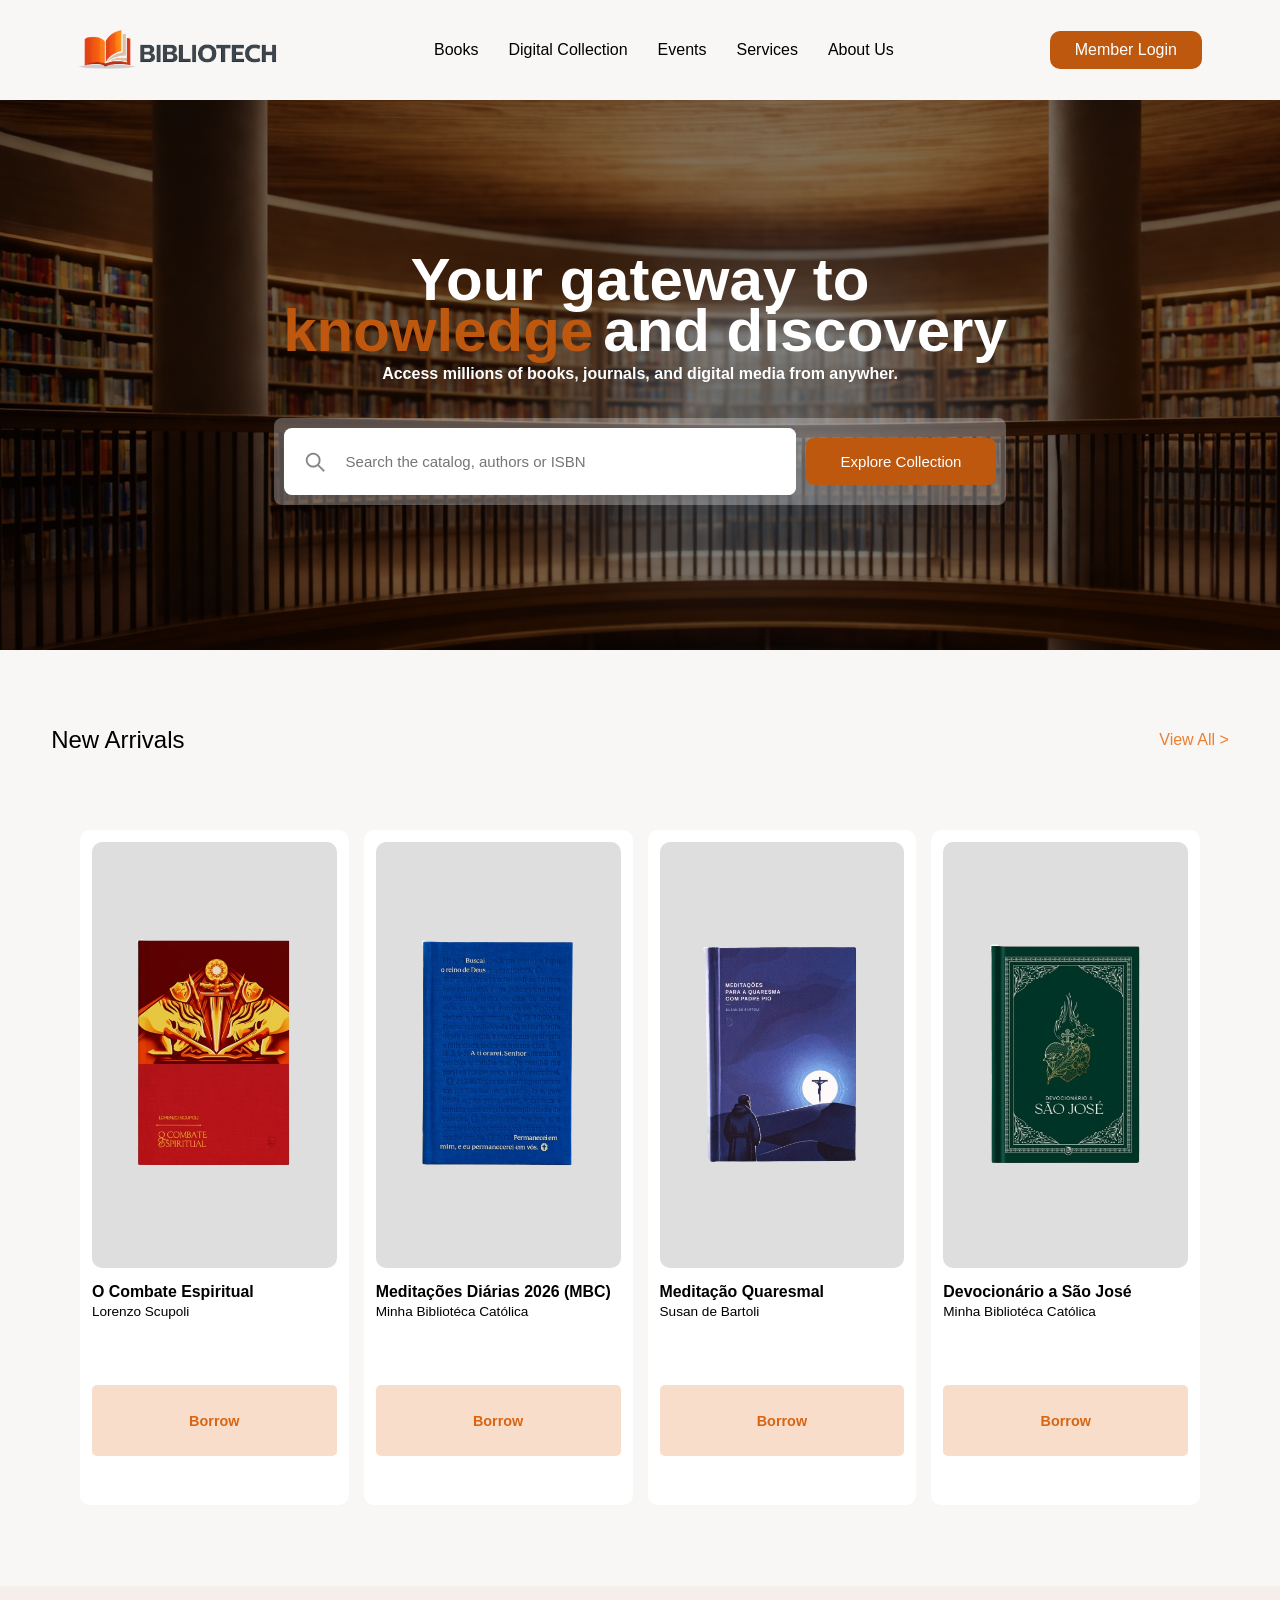
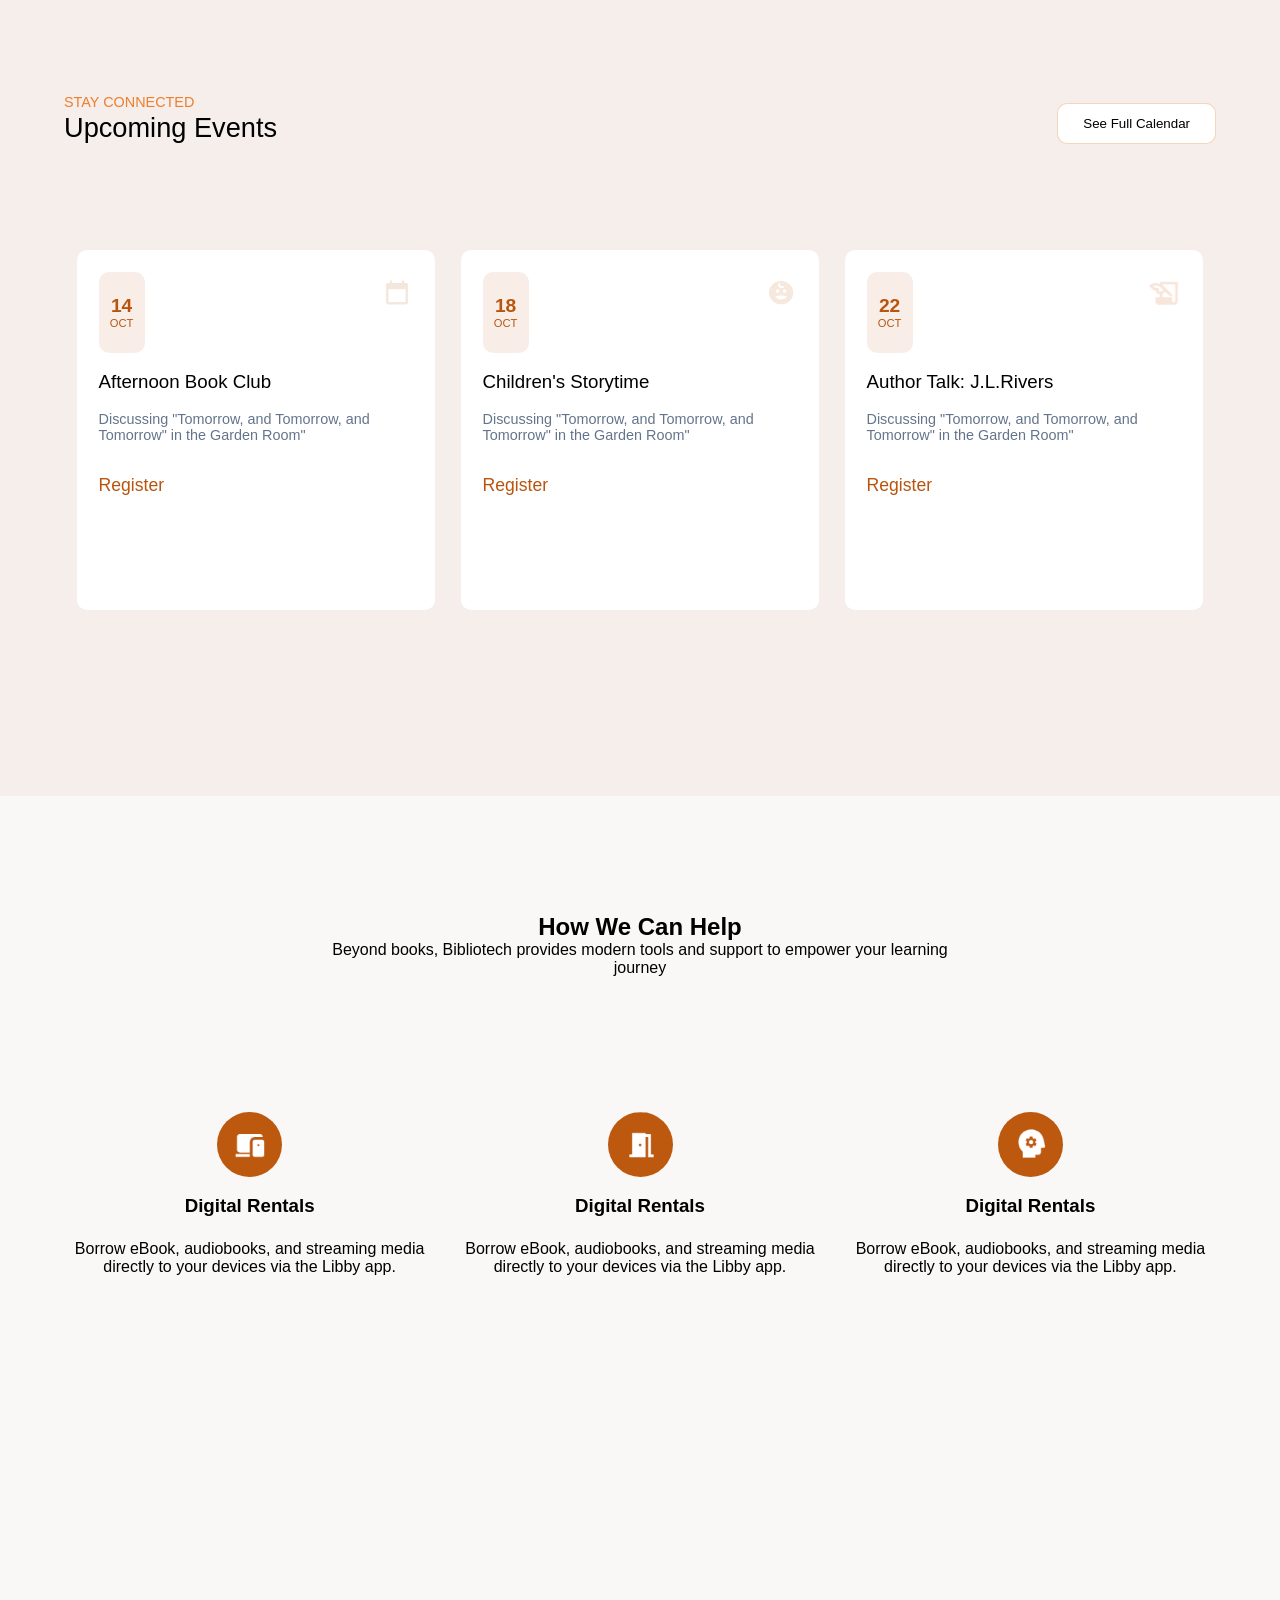
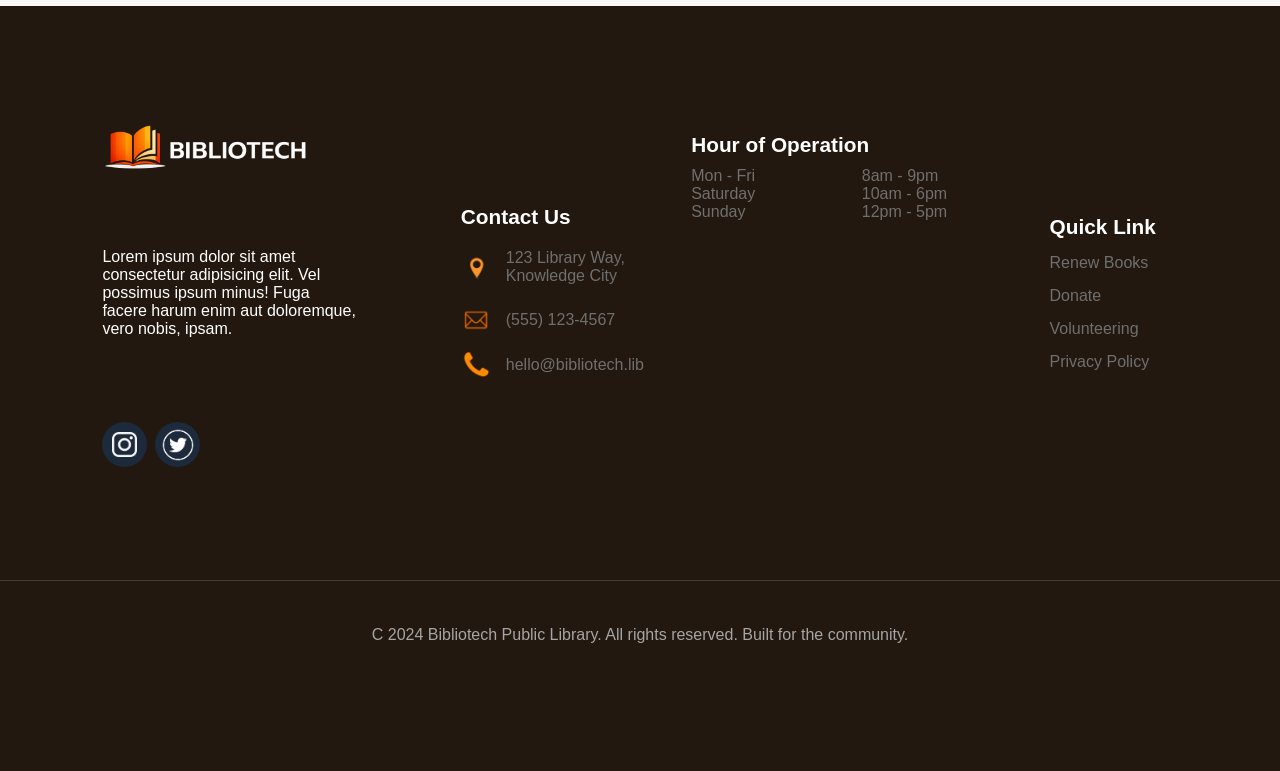
<file: BIBLIOTECA TECH - Landing Page/index.html>
<!DOCTYPE html>
<html lang="pt-br">
<head>
    <meta charset="UTF-8">
    <meta name="viewport" content="width=device-width, initial-scale=1.0">
    <title>BiblioTech</title>
    <link rel="stylesheet" href="css/style.css">
</head>
<body>

    <header>
        <img src="img/logo.png" alt="" class="logoBiblio"> 

        <ul>
            <li>Books</li>
            <li>Digital Collection</li>
            <li>Events</li>
            <li>Services</li>
            <li>About Us</li>
        </ul>

        <button>Member Login</button>
    </header>

    <main class="pg1">

        <h1 class="firstH1">Your gateway to</h1>
        <h1><span class="textoLaranja">knowledge</span> and discovery</h1>
        <h4>Access millions of books, journals, and digital media from anywher.</h4>

        <section class="boxSearch">
            <section class="barraFalsa">
                <img src="img/lupa.png" alt="Lupa" class="lupa">
                <input type="text" placeholder="Search the catalog, authors or ISBN" class="barraPesquisa">
            </section>
            <button>Explore Collection</button>
        </section>

    </main>
    <main class="pg2">

        <section class="topoTextos">
            <h2>New Arrivals</h2>
            <p>View All ></p>
        </section>

        <section class="cards">

            <div class="card">
                <section class="imagemLivro">
                    <div class="imagemNoMeio">
                        <img src="img/l1.png" alt="">
                    </div>
                </section>
                <h3>O Combate Espiritual</h3>
                <p>Lorenzo Scupoli</p>
                <section class="areaBotaoCard">
                    <button>Borrow</button>
                </section>
            </div>

            <div class="card">
                <section class="imagemLivro">
                    <div class="imagemNoMeio">
                        <img src="img/l2.png" alt="">
                    </div>
                </section>
                <h3>Meditações Diárias 2026 (MBC)</h3>
                <p>Minha Bibliotéca Católica</p>
                <section class="areaBotaoCard">
                    <button>Borrow</button>
                </section>
            </div>

            <div class="card">
                <section class="imagemLivro">
                    <div class="imagemNoMeio">
                        <img src="img/l3.png" alt="">
                    </div>
                </section>
                <h3>Meditação Quaresmal</h3>
                <p>Susan de Bartoli</p>
                <section class="areaBotaoCard">
                    <button>Borrow</button>
                </section>
            </div>

            <div class="card">
                <section class="imagemLivro">
                    <div class="imagemNoMeio">
                        <img src="img/l4.png" alt="">
                    </div>
                </section>
                <h3>Devocionário a São José</h3>
                <p>Minha Bibliotéca Católica</p>
                <section class="areaBotaoCard">
                    <button>Borrow</button>
                </section>
            </div>

        </section>

    </main>

    <main class="pg3">
        <section class="topoPg3">
            <section class="esqTopoPg3">
                <p>STAY CONNECTED</p>
                <h2>Upcoming Events</h2>
            </section>
            <button class="seeFull">See Full Calendar</button>
        </section>
        <section class="boxCalendario">

            <div class="cardCalend">
                <section class="topoCardCalend">
                    <div class="calendarinho">
                        <h2>14</h2>
                        <p>OCT</p>
                    </div>

                    <div class="icone" id="icone1"></div>
                </section>

                <h3>Afternoon Book Club</h3>
                <p class="textinho">Discussing "Tomorrow, and Tomorrow, and Tomorrow" in the Garden Room"</p>

                <h3 class="register">Register</h3>

            </div>

            <div class="cardCalend">
                <section class="topoCardCalend">
                    <div class="calendarinho">
                        <h2>18</h2>
                        <p>OCT</p>
                    </div>

                    <div class="icone" id="icone2"></div>
                </section>

                <h3>Children's Storytime</h3>
                <p class="textinho">Discussing "Tomorrow, and Tomorrow, and Tomorrow" in the Garden Room"</p>

                <h3 class="register">Register</h3>

            </div>

            <div class="cardCalend">
                <section class="topoCardCalend">
                    <div class="calendarinho">
                        <h2>22</h2>
                        <p>OCT</p>
                    </div>

                    <div class="icone" id="icone3"></div>
                </section>

                <h3>Author Talk: J.L.Rivers</h3>
                <p class="textinho">Discussing "Tomorrow, and Tomorrow, and Tomorrow" in the Garden Room"</p>

                <h3 class="register">Register</h3>

            </div>

        </section>

    </main>

    <main class="pg4">
        <section class="topoPg4">
            <h1>How We Can Help</h1>
            <p>Beyond books, Bibliotech provides modern tools and support to empower your learning journey</p>
        </section>
        <section class="boxPg3">

            <div class="cardPg3">
                <div class="imagemIcone" id="imi1"></div>
                <h3>Digital Rentals</h3>
                <p>Borrow eBook, audiobooks, and streaming media directly to your devices via the Libby app.</p>
            </div>

            <div class="cardPg3">
                <div class="imagemIcone" id="imi2"></div>
                <h3>Digital Rentals</h3>
                <p>Borrow eBook, audiobooks, and streaming media directly to your devices via the Libby app.</p>
            </div>

            <div class="cardPg3">
                <div class="imagemIcone" id="imi3"></div>
                <h3>Digital Rentals</h3>
                <p>Borrow eBook, audiobooks, and streaming media directly to your devices via the Libby app.</p>
            </div>
            
        </section>


    </main>

    <main class="pg5">

        <section class="pg5Cima">

            <section class="topicosPg5" id="t1">

                <div class="imagemBiblio"><img src="img/logoBranca.png" alt=""></div>
                <div class="textoT1">Lorem ipsum dolor sit amet consectetur adipisicing elit. Vel possimus ipsum minus! Fuga facere harum enim aut doloremque, vero nobis, ipsam.</div>
                <div class="iconesT1">
                    <div class="bolinhaIcone"><img src="img/img.png" alt="" id="ii"></div>
                    <div class="bolinhaIcone2"><img src="img/tt.png" alt="" id="tt"></div>
                </div>

            </section>

            <section class="topicosPg5" id="t2">
                <b>Contact Us</b>
                <div><img src="img/loc.png" alt=""><p>123 Library Way, Knowledge City</p></div>
                <div><img src="img/email.png" alt=""><p>(555) 123-4567</p></div>
                <div><img src="img/image.png" alt=""><p>hello@bibliotech.lib</p></div>
            </section>

            <section class="topicosPg5" id="t3">
                <b>Hour of Operation</b>
                <div id="box">
                    <div>
                        <p>Mon - Fri</p>
                        <p>Saturday</p>
                        <p>Sunday</p>
                    </div>
                    <div>
                        <p>8am - 9pm</p>
                        <p>10am - 6pm</p>
                        <p>12pm - 5pm</p>
                    </div>
                </div>
            </section>
            
            <section class="topicosPg5" id="t4">
                <b>Quick Link</b>
                <p>Renew Books</p>
                <p>Donate</p>
                <p>Volunteering</p>
                <p>Privacy Policy</p>
            </section>

        </section>




        <section class="pg5Baixo">
            <p>C 2024 Bibliotech Public Library. All rights reserved. Built for the community.</p>
        </section>
        
    </main>










    <!--
    <div class="Links">

        <div class="left">
            <img src="/assets/logo.png" alt="logo">
            <p>Lorem ipsum dolor sit, amet consectetur adipisicing elit. Eaque corporis officia iure similique tenetur
                dignissimos autem fuga sint excepturi.</p>
            <div class="redes">
                <img src="/assets/instagram.png" alt=" instagram">
                <img src="/assets/instagram.png" alt=" instagram">
            </div>

        </div>

        <div class="Contact">
            <h3>Contact Us:</h3>
            <div class="loc">
                <img src="/assets/icon.png" alt="">
                <p>123 libary Way knowledge city</p>
            </div>
            <div class="loc">
                <img src="/assets/icon.png" alt="">
                <p>(565) 123-4676</p>
            </div>
            <div class="loc">
                <img src="/assets/icon.png" alt="">
                <p>hello@Bibliotech.io</p>
            </div>

        </div>

        <div class="Contact">
            <h3>Hours of Operation</h3>
            <div class="opr">
                <p>Mon-Fri</p>
                <p>8am - 9pm</p>
            </div>
            <div class="opr">
                <p>Saturday</p>
                <p>10am - 6pm</p>
            </div>
            <div class="opr">
                <p>Sunday</p>
                <p>12pm - 5pm</p>
            </div>

        </div>

        <div class="Contact">
            <h3> Quick Links</h3>
            <p>Review Blocks</p>
            <p>Donate</p>
            <p>Voluntaring</p>
            <p>Privacy Policy</p>
        </div>


    </div>

    <footer>
        @2024BibliotechPublicLibary Al rights reserved But it for the community
    </footer>
-->

</body>
</html>
</file>
<file: BIBLIOTECA TECH - Landing Page/css/style.css>
* {
    margin: 0;
    padding: 0;
    box-sizing: border-box;
}

body{
    font-family: 'Segoe UI', Tahoma, Geneva, Verdana, sans-serif;
    background: linear-gradient(rgba(0, 0, 0, 0.50), rgba(0, 0, 0, 0.50)), url(../img/fundo.png);
}




/* ------------- Primeira página --------------- */

header{
    background-color: #f8f7f5;
    display: flex;
    justify-content: space-around;
    align-items: center;
    height: 100px;
}

header img{
    width: 200px;
}

ul{
    display: flex;
    list-style: none;
    justify-content: space-between;
    align-items: center;
    gap: 30px;
}

header button{
    padding: 10px 25px;
    background-color: #be580f;
    border-radius: 10px;
    border: none;
    font-size: medium;
    color: white;
}

.pg1{
    height: 550px;
    display: flex;
    justify-content: center;
    align-items: center;
    flex-direction: column;
    color: white;
}

.pg1 h1{
    display: flex;
    justify-content: center;
    text-align: center;
    font-size: 60px;
}

.textoLaranja{
    margin-inline: 10px;
    color: #be580f;
}

.boxSearch{
    margin-top: 35px;
    display: flex;
    justify-content: center;
    align-items: center;
    background-color: rgba(255, 255, 255, 0.288);
    border-radius: 8px;
    padding: 10px;
    gap: 10px;
}

.barraPesquisa{
    padding: 25px 25px 25px 0px;
    width: 450px;
    border: none;
    border-radius: 8px;
    font-size: 15px;
}

.lupa{
    width: 22px;
    margin-inline: 20px;
}

.boxSearch button{
    background-color: #be580f;
    color: white;
    padding: 15px 35px;
    border: none;
    border-radius: 8px;
    font-size: 15px;
}

.barraFalsa{
    background-color: white;
    border-radius: 8px;
    display: flex;
    justify-content: center;
    align-items: center;
}

button:hover{
    background-color: #ec7e2f;
    cursor: pointer;
}

.firstH1{
    margin-bottom: -18px;
}





/* ------------- Segunda página -------------- */

.pg2{
    background-color: #F8F7F6;
    height: 104vh;
    display: flex;
    flex-direction: column;
}

.topoTextos{
    display: flex;
    justify-content: space-between;
    align-items: center;
    height: 20vh;
    padding-inline: 4vw;
}

.topoTextos h2{
    font-weight: 500;
}

.topoTextos p{
    color: #ec7e2f;
    font-weight: 500;
}

.cards{
    display: flex;
    justify-content: center;
    gap: 15px;
    align-items: center;
}

.card{
    background-color: white;
    height: 75vh;
    width: 21vw;
    border-radius: 10px;
    padding: 12px 12px 8px 12px;
    display: flex;
    flex-direction: column;
    font-size: 0.85rem;
}

.imagemLivro{
    background-color: rgb(222, 222, 222);
    border-radius: 10px;
    width: 100%;
    height: 65%;
    display: flex;
    justify-content: center;
    align-items: center;
}

.card img{
    width: 10rem;
}

.card h3{
    margin-top: 15px;
    margin-bottom: 3px;
}

.areaBotaoCard{
    display: flex;
    justify-content: center;
    align-items: end;
    height: 21%;
}

.areaBotaoCard button{
    width: 100%;
    height: 52%;
    border-radius: 5px;
    border: none;
    background-color: #f7ddca;
    color: #d86513;
    font-size: 0.9rem;
    font-weight: 600;
}



/* ------------- Terceira página -------------- */

.pg3{
    height: 90vh;
    background-color: #F5EEEA;
}

.topoPg3{
    width: 100%;
    display: flex;
    justify-content: space-between;
    padding: 12vh 5vw 0 5vw;
    align-items: end;
}

.topoPg3 p{
    font-size: 0.9rem;
    margin-bottom: 2px;
    color: #ec7e2f;
}

.topoPg3 h2{
    font-size: 1.7rem;
    font-weight: 500;
}

.seeFull{
    padding: 12px 25px;
    background-color: white;
    border-radius: 10px;
    border: 1px solid #d8651346;
    font-weight: 500;
    color: black;
}

.boxCalendario{
    width: 100%;
    height: 63.5vh;
    display: flex;
    justify-content: center;
    align-items: center;
    flex-wrap: wrap;
    gap: 2vw;
}

.cardCalend{
    background-color: white;
    width: 28vw;
    height: 40vh;
    border-radius: 10px;
    padding: 1.7vw;
}

.topoCardCalend{
    display: flex;
    justify-content: space-between;
}

.calendarinho{
    background-color: #F8EEE7;
    color: #B7550F;
    width: 3.6vw;
    height: 9vh;
    display: flex;
    justify-content: center;
    align-items: center;
    flex-direction: column;
    border-radius: 10px;
    font-size: 0.8rem;
}

.calendarinho p{
    font-size: 0.7rem;
    font-weight: 500;
}

.icone{
    width: 2.5vw;
    height: 5vh;
}

#icone1{
    background-image: url(../img/calendIcon.png);
    background-position: center;
    background-size: 70px;
}

#icone2{
    background-image: url(../img/babyIcon.png);
    background-position: center;
    background-size: 70px;
}

#icone3{
    background-image: url(../img/latterIcon.png);
    background-position: center;
    background-size: 60px;
}

.textinho{
    font-size: 0.9rem;
    color: #64748B;
    margin-bottom: 3.6vh;
}

.cardCalend h2{
    font-weight: 700;
}

.cardCalend h3{
    margin-block: 2vh;
    font-weight: 500;
}

.register{
    color: #B7550F;
    font-size: 1.1rem;
}





.pg4{
    height: 90vh;
    background-color: #F9F8F7;
    display: flex;
    align-items: center;
    flex-direction: column;
}

.topoPg4{
    width: 50vw;
    display: flex;
    text-align: center;
    flex-direction: column;
    padding-top: 13vh;
    padding-bottom: 15vh;
}

.boxPg3{
    width: 90%;
    display: flex;
    justify-content: space-between;
}

.imagemIcone{
    width: 65px;
    height: 65px;
    border-radius: 100%;
}

#imi1{
    background-image: url(../img/pc3.png);
    background-position: center;
    background-size: 50px;
}

#imi2{
    background-image: url(../img/porta3.png);
    background-position: center;
    background-size: 50px;
}

#imi3{
    background-image: url(../img/ment3.png);
    background-position: center;
    background-size: 50px;
}

.cardPg3{
    width: 29vw;
    display: flex;
    flex-direction: column;
    align-items: center;
    text-align: center;
}

.cardPg3 h3{
    margin-top: 2vh;
    margin-bottom: 2.5vh;
}

.cardPg3 p{
    font-size: 1rem;
    font-weight: 300;
}





.pg5{
    height: 85vh;
    background-color: #22180F;
    display: flex;
    flex-direction: column;
}

.pg5Cima{
    height: 75%;
    width: 100%;
    display: flex;
    justify-content: space-evenly;
    align-items: center;
}

.pg5Baixo{
    height: 25%;
    width: 100%;
    padding-top: 5vh;
    display: flex;
    justify-content: center;
    border-top: 1.5px solid #3c3c3c;
    color: rgb(165, 165, 165);
}

.topicosPg5{
    height: 45vh;
    width: 20vw;
    display: flex;
    flex-direction: column;
}

.imagemBiblio{
    width: 100%;
    height: 25%;
    display: flex;
    align-items: center;
}

.imagemBiblio img{
    width: 250px;
    margin-left: -20px;
    margin-bottom: -20px;
}

.textoT1{
    width: 100%;
    height: 50%;
    display: flex;
    justify-content: start;
    align-items: center;
    color: white;
}

.iconesT1{
    width: 100%;
    height: 25%;
    display: flex;
    align-items: center;
    gap: 8px;
}

.bolinhaIcone{
    width: 45px;
    height: 45px;
    border-radius: 100%;
    background-color: #1D2A3C;
    display: flex;
    justify-content: center;
    align-items: center;
}

.bolinhaIcone img{
    width: 25px;
}

.bolinhaIcone2{
    width: 45px;
    height: 45px;
    border-radius: 100%;
    background-color: #1D2A3C;
    display: flex;
    justify-content: center;
    align-items: center;
}

.bolinhaIcone2 img{
    width: 50px;
}

#t1{
    margin-left: 5vw;
}

#t3{
    width: 20vw;
    padding-top: 43px;
    gap: 10px;
}

#t2 p{
    margin-block: 5px;
    display: flex;
}

#t4, #t2{
    display: flex;
    justify-content: center;
    padding-left: 5%;
    gap: 15px;
}

#t4 b, #t3 b, #t2 b{
    color: white;
    font-size: 1.3rem;
}

#t4 p, #t3 p, #t2 p{
    color: #6f6f6f;
    font-size: 1rem;
}

#box{
    display: flex;
    justify-content: space-between;
}

#t2 div{
    display: flex;
    gap: 15px;
    align-items: center;
}

#t2 img{
    width: 30px;
}





/*
.Links {
    background-color: #22180F;
    display: flex;
    justify-content: space-between;
    flex-direction: row;
    color: #ffffff;
    width: 100%;
    height: 50dvh;
    padding: 5dvh;
}

.left{
    display: flex;
    width: 40dvh;
    flex-direction: column;
    justify-content: space-around;
    font-size: 0.8rem;
}

.left img{
    width: 40dvh;
}

.redes {
    display: flex;
    flex-direction: row;
    justify-content: left;
    width: 40dvh;
}

.redes img{
    width: 6dvh;
    margin: 10px 10px 10px 0;
    padding: 7px;
    border-radius: 20px;
    background-color: rgba(0, 72, 255, 0.3);
    opacity: 0.4;
}

.Contact{
    height: 40dvh;
    width: 35dvh;
    display: flex;
    justify-content: space-around;
    flex-direction: column;
}

.Contact h3{

    font-size: 1.5rem;
    font-family:'Gill Sans', 'Gill Sans MT', Calibri, 'Trebuchet MS', sans-serif;
}
.Contact img{
    width: 6dvh;
}

.loc{
    display: flex;
    flex-direction: row;
    justify-content: flex-start;
    align-items: center;
}


.opr{
    display: flex;
    flex-direction: row;
    font-size: 1.2rem;
    justify-content: space-between;
    align-items: center;
}

footer {
    background-color: black;
    display: flex;
    justify-content: center;
    color: #F8F7F5;
    width: 100%;
    padding: 3dvh;
    border-top: solid 4px rgba(128, 128, 128, 0.242);
}
*/
</file>
